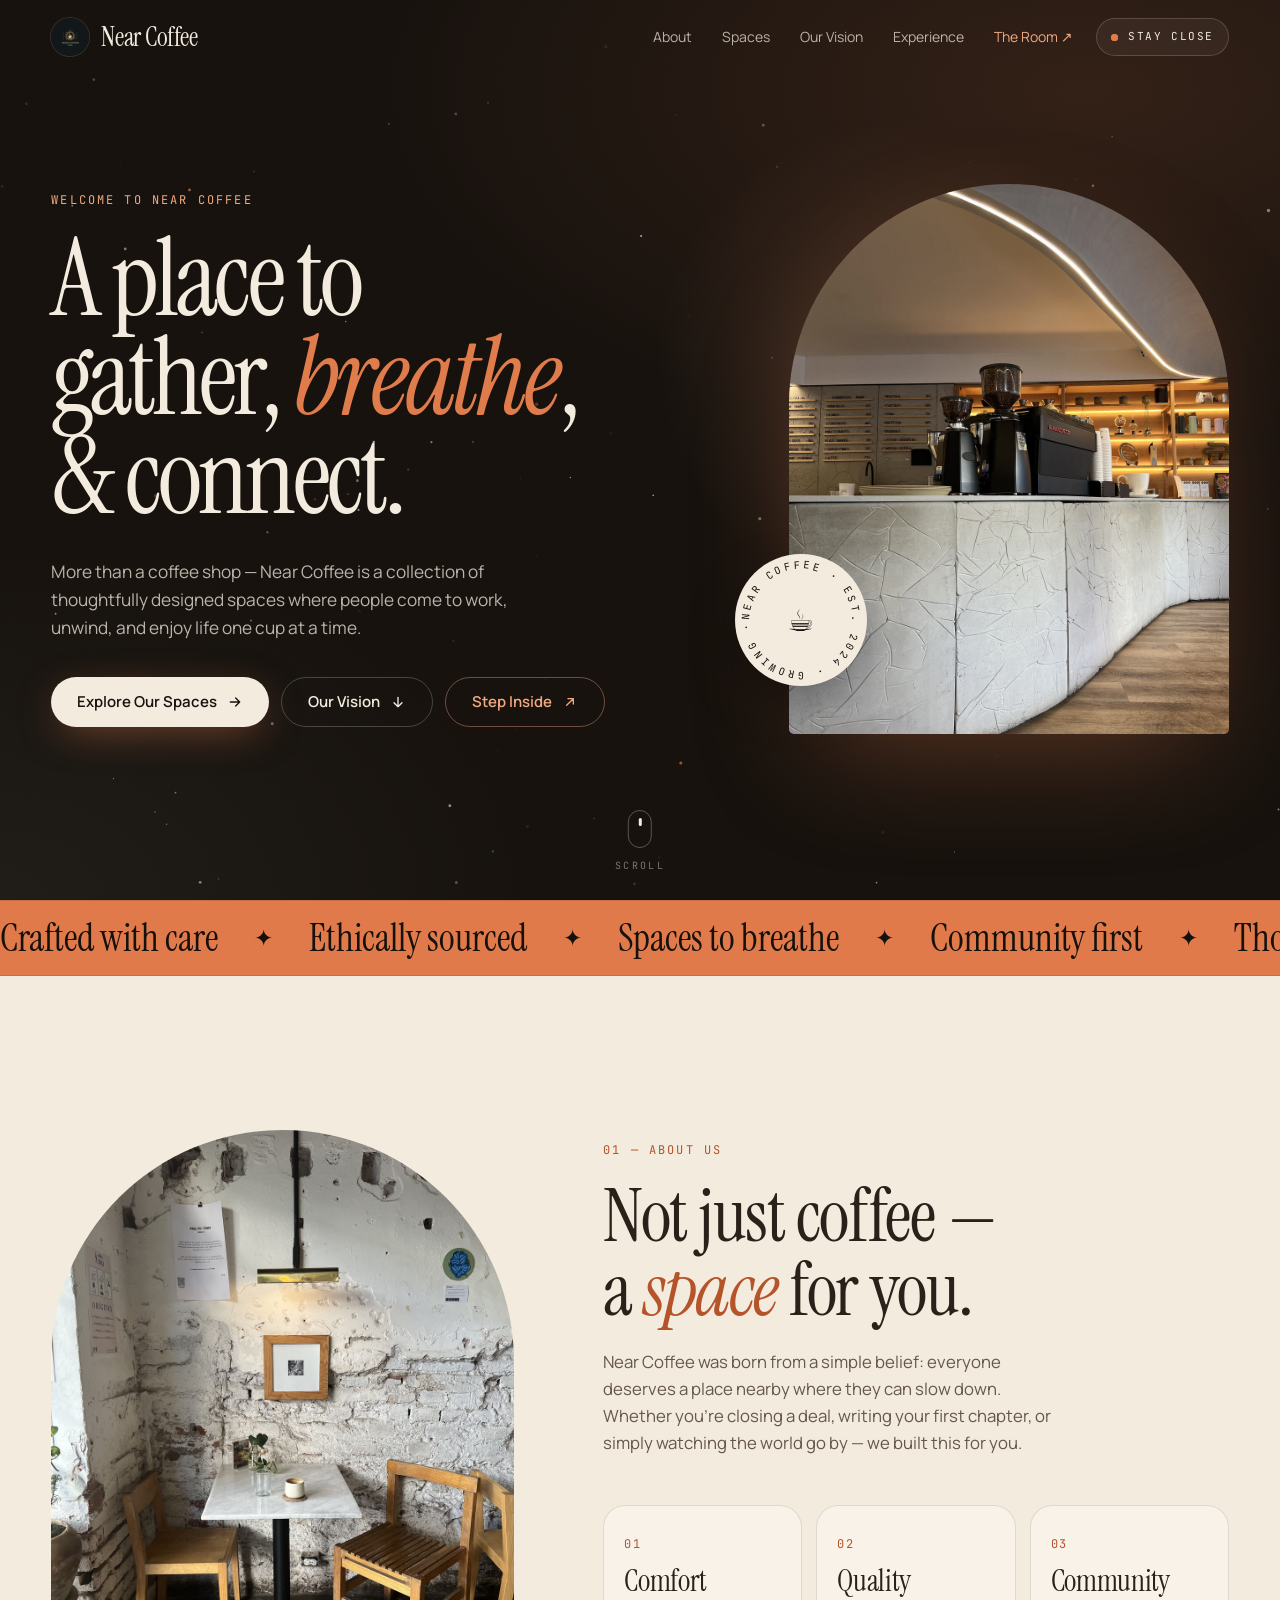
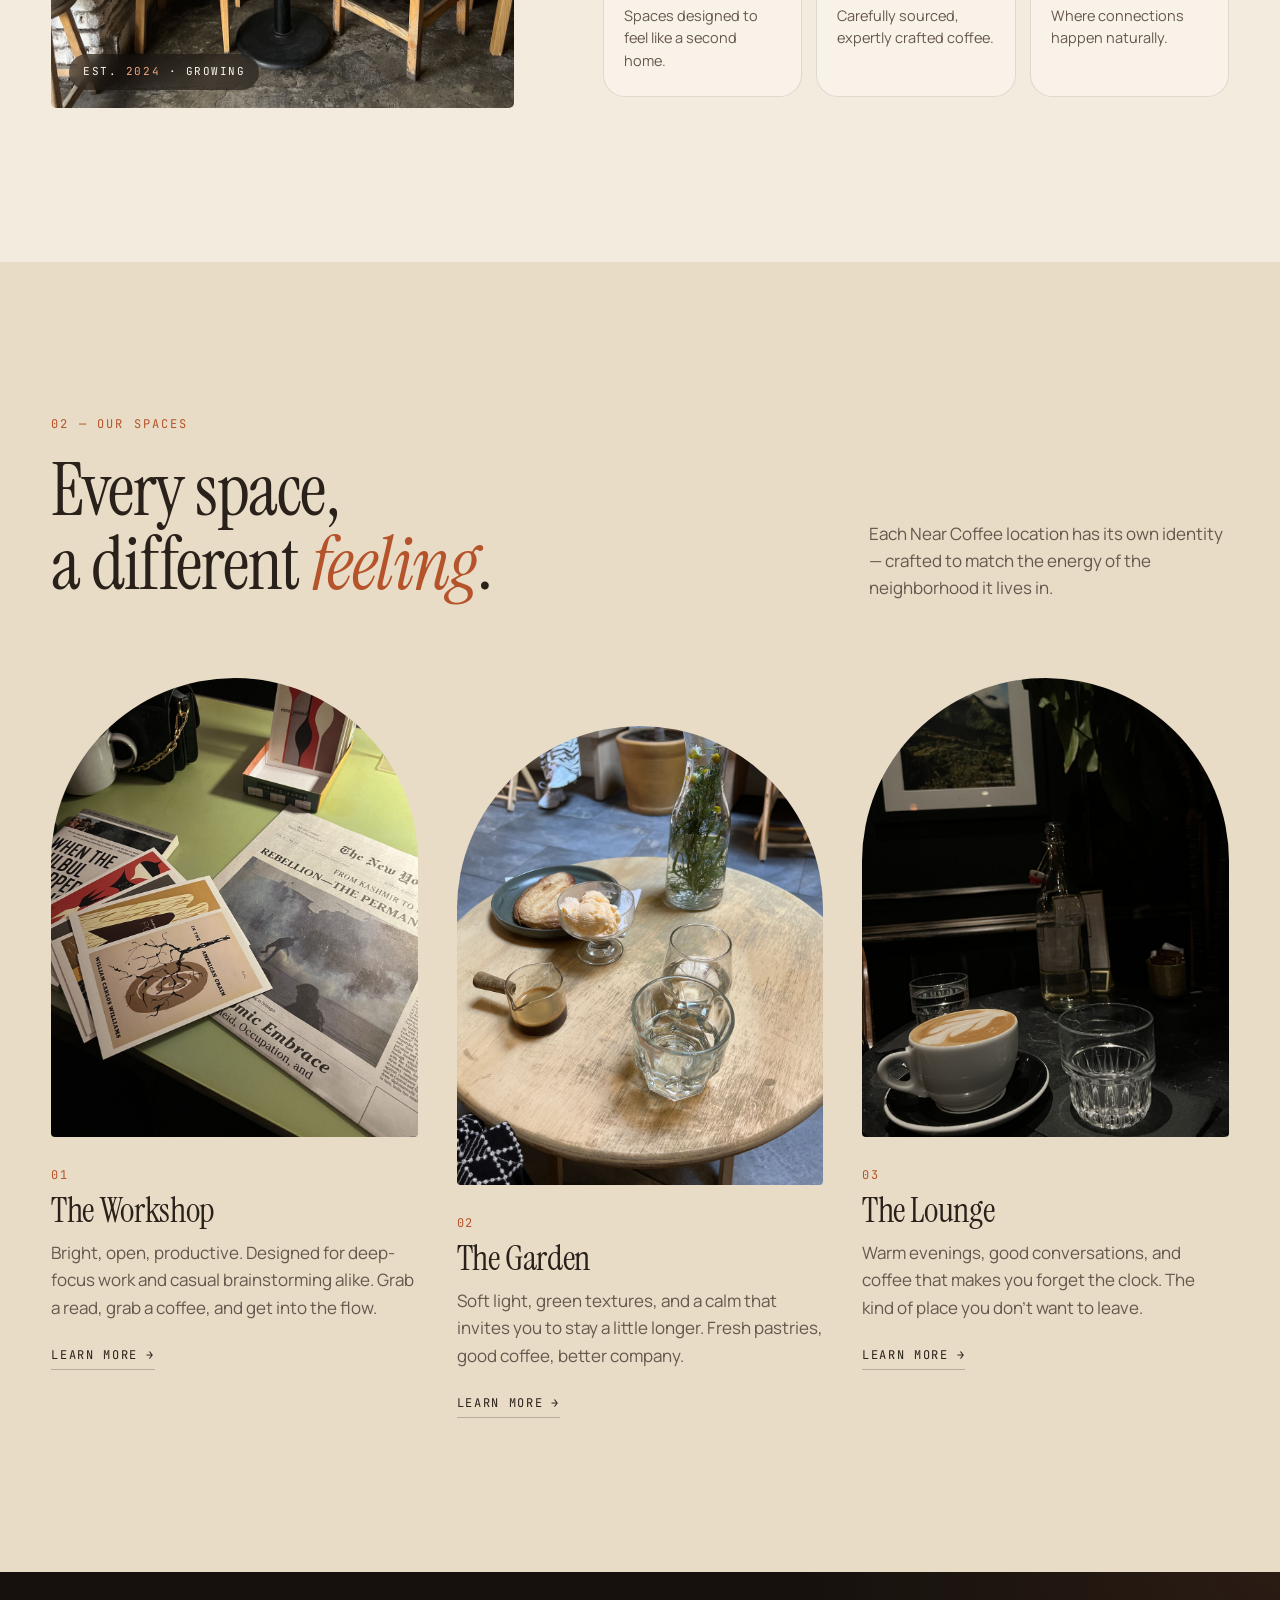
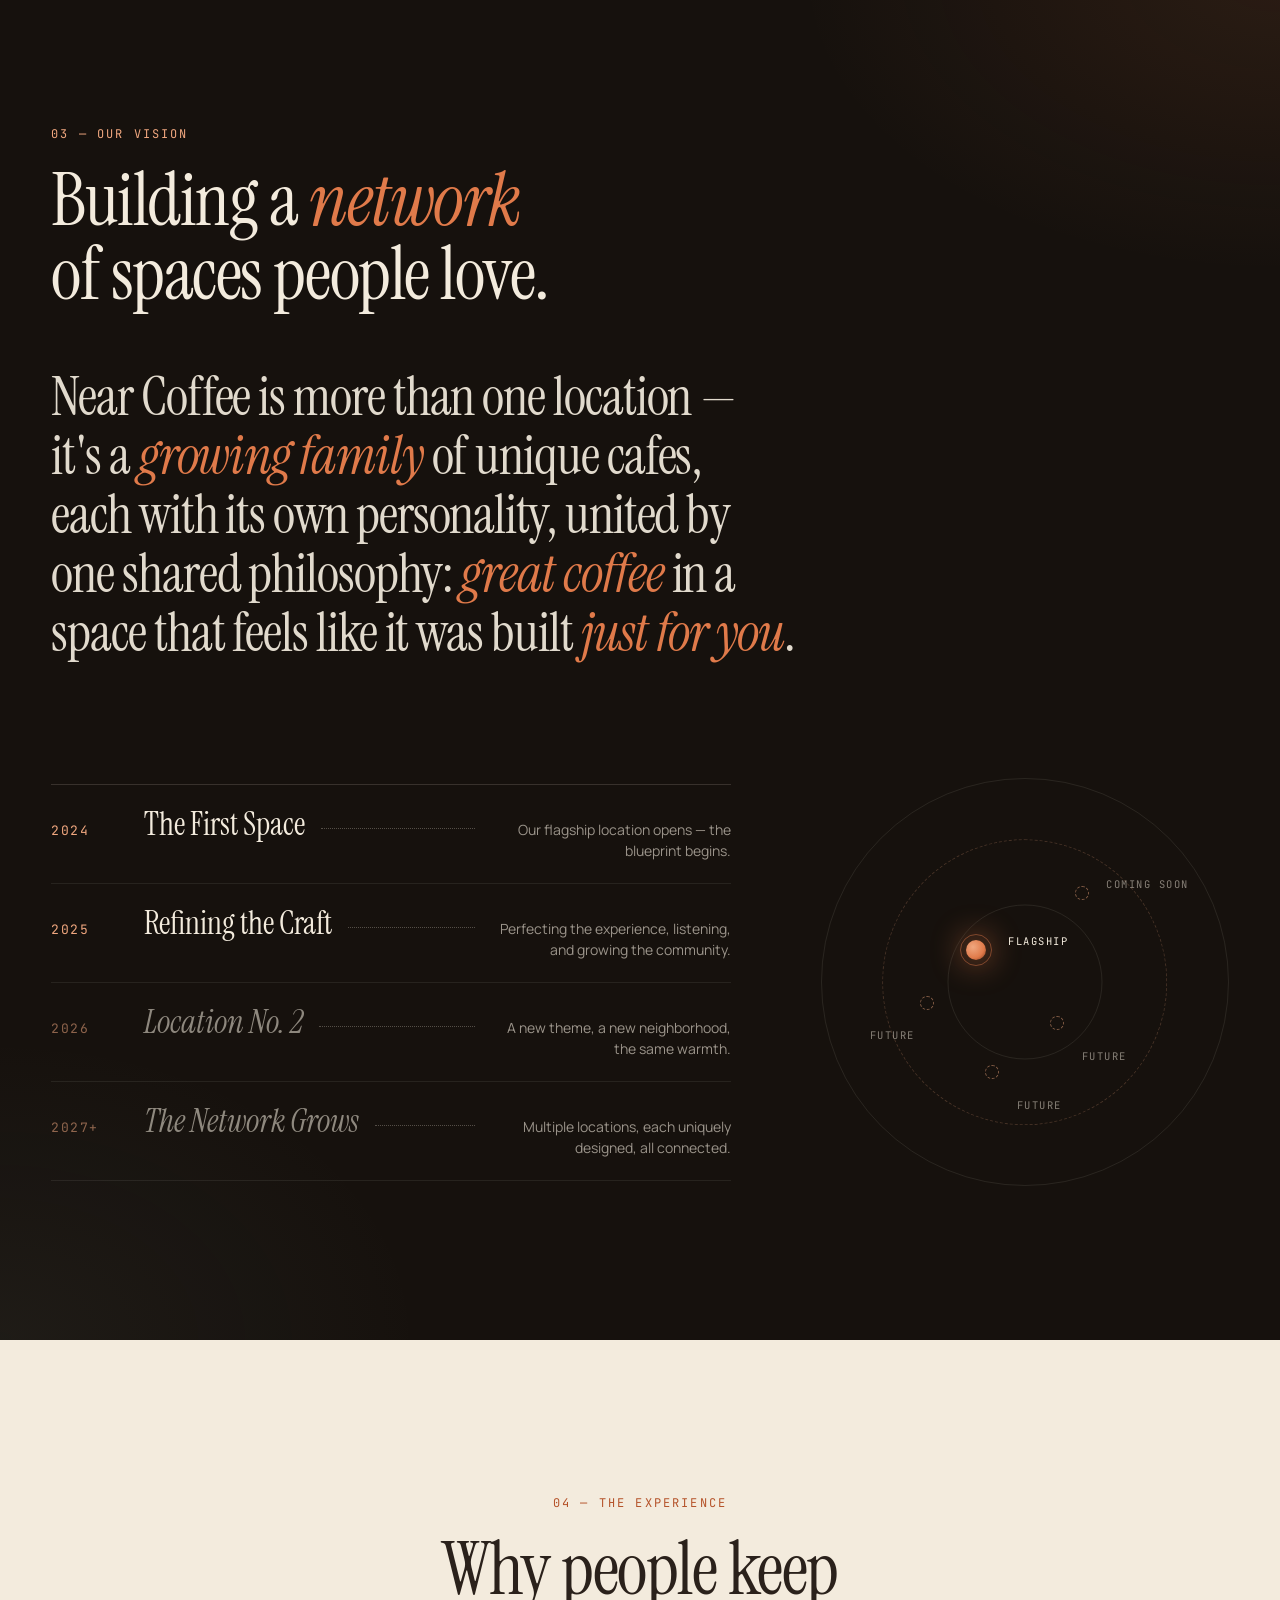
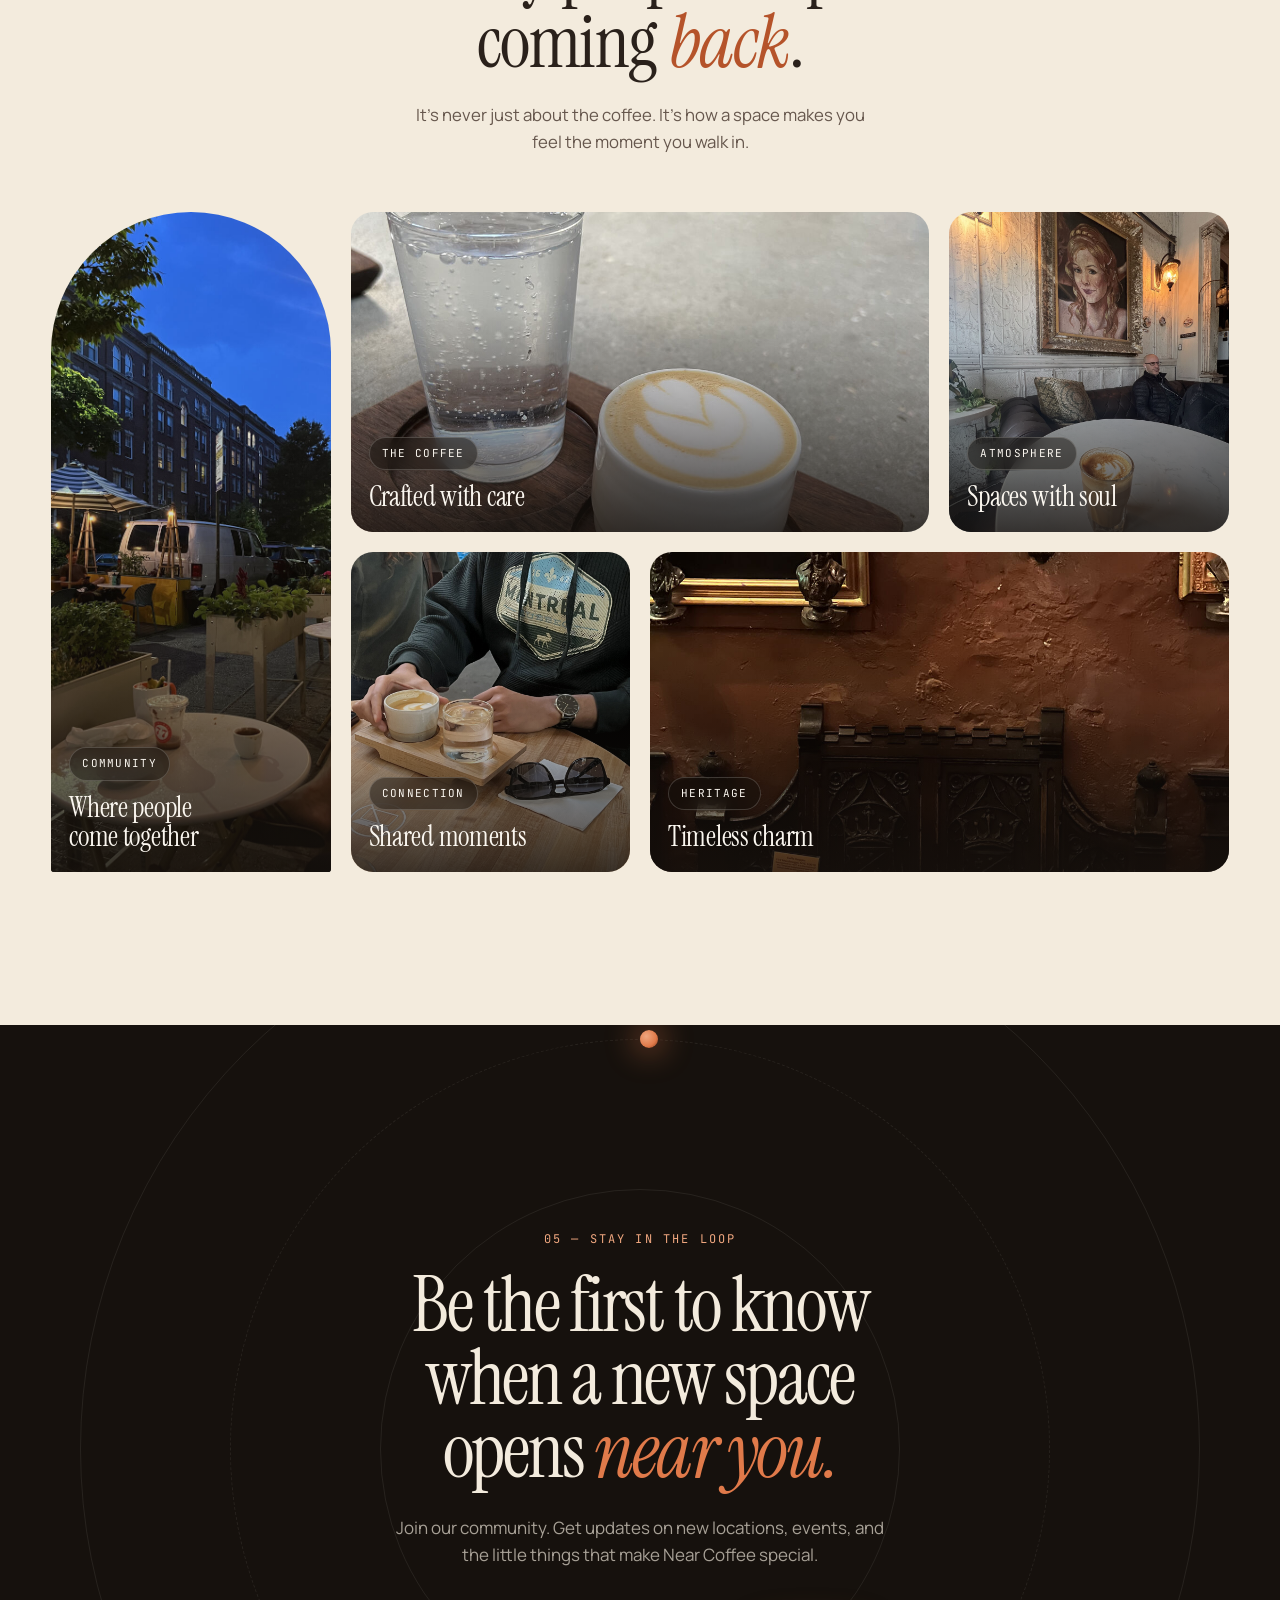
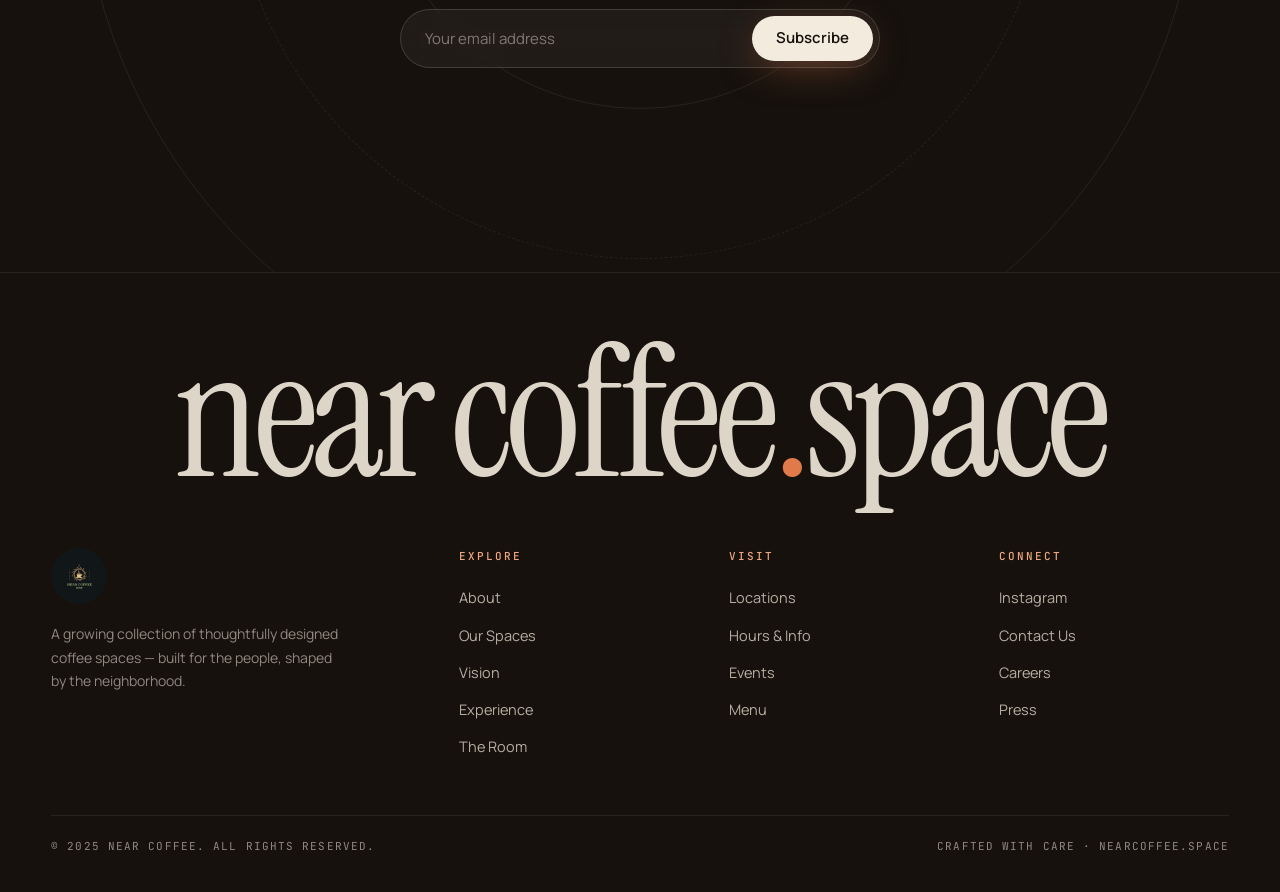
<file: index.html>
<!DOCTYPE html>
<html lang="en">
<head>
<meta charset="UTF-8"/>
<meta name="viewport" content="width=device-width, initial-scale=1.0"/>
<title>Near Coffee — Your Space</title>
<meta name="description" content="More than a coffee shop — Near Coffee is a collection of thoughtfully designed spaces where people come to work, unwind, and enjoy life one cup at a time.">
<meta name="theme-color" content="#16110d">
<link rel="canonical" href="https://www.nearcoffee.space/">

<meta property="og:type" content="website">
<meta property="og:site_name" content="Near Coffee">
<meta property="og:title" content="Near Coffee — Your Space">
<meta property="og:description" content="A place to gather, breathe, &amp; connect. A collection of thoughtfully designed coffee spaces — built for the people, shaped by the neighborhood.">
<meta property="og:url" content="https://www.nearcoffee.space/">
<meta property="og:image" content="https://www.nearcoffee.space/images/hero.jpg">
<meta property="og:image:width" content="1050">
<meta property="og:image:height" content="1400">
<meta property="og:image:alt" content="The curved white counter and espresso bar at Near Coffee">
<meta name="twitter:card" content="summary_large_image">

<link rel="icon" href="assets/favicon.svg" type="image/svg+xml">
<link rel="apple-touch-icon" href="images/logo.jpg">

<link rel="preconnect" href="https://fonts.googleapis.com">
<link rel="preconnect" href="https://fonts.gstatic.com" crossorigin>
<link href="https://fonts.googleapis.com/css2?family=Instrument+Serif:ital@0;1&family=Manrope:wght@400;500;600;700&family=JetBrains+Mono:wght@400;500&display=swap" rel="stylesheet">

<link rel="stylesheet" href="assets/css/style.css">
<script src="assets/js/main.js" defer></script>
</head>
<body>
<a class="skip-link" href="#main">Skip to content</a>

<!-- NAV -->
<header class="site-header" id="mainNav">
  <a href="#" class="logo" aria-label="Near Coffee Space, back to top">
    <img src="images/logo.jpg" alt="" width="192" height="192">
    <span>Near Coffee</span>
  </a>
  <nav class="nav" id="primaryNav" aria-label="Primary">
    <a href="#about">About</a>
    <a href="#spaces">Spaces</a>
    <a href="#vision">Our Vision</a>
    <a href="#experience">Experience</a>
    <a href="https://room.nearcoffee.space/" class="nav-room">The Room <span aria-hidden="true">↗</span></a>
  </nav>
  <a href="#newsletter" class="status-pill"><span class="pulse" aria-hidden="true"></span>Stay Close</a>
  <button class="menu-toggle" type="button" aria-expanded="false" aria-controls="primaryNav">
    <span class="sr-only">Menu</span>
    <span class="menu-toggle-bars" aria-hidden="true"></span>
  </button>
</header>

<main id="main">

<!-- HERO -->
<section class="hero" id="top">
  <canvas class="hero-stars" aria-hidden="true"></canvas>
  <div class="hero-glow" aria-hidden="true"></div>

  <div class="hero-inner">
    <div class="hero-copy">
      <p class="eyebrow reveal">Welcome to Near Coffee</p>
      <h1 class="hero-title reveal">
        <span class="line">A place to</span>
        <span class="line">gather, <em>breathe</em>,</span>
        <span class="line">&amp; connect.</span>
      </h1>
      <p class="hero-lede reveal">More than a coffee shop — Near Coffee is a collection of thoughtfully designed spaces where people come to work, unwind, and enjoy life one cup at a time.</p>
      <div class="hero-actions reveal">
        <a href="#spaces" class="btn btn-primary">
          Explore Our Spaces
          <svg viewBox="0 0 24 24" aria-hidden="true"><path d="M5 12h14M13 6l6 6-6 6"/></svg>
        </a>
        <a href="#vision" class="btn btn-ghost">
          Our Vision
          <svg viewBox="0 0 24 24" aria-hidden="true"><path d="M12 5v14M6 13l6 6 6-6"/></svg>
        </a>
        <a href="https://room.nearcoffee.space/" class="btn btn-ghost btn-room">
          Step Inside
          <svg viewBox="0 0 24 24" aria-hidden="true"><path d="M7 17 17 7M9 7h8v8"/></svg>
        </a>
      </div>
    </div>

    <div class="hero-visual reveal">
      <div class="arch media media--ember">
        <img src="images/hero.jpg" alt="The curved white counter and espresso bar at Near Coffee, lit by warm shelf lights" width="1050" height="1400" fetchpriority="high">
      </div>
      <div class="badge" aria-hidden="true">
        <svg viewBox="0 0 200 200">
          <defs><path id="badge-circle" d="M100,100 m-78,0 a78,78 0 1,1 156,0 a78,78 0 1,1 -156,0"/></defs>
          <text textLength="486" lengthAdjust="spacing"><textPath href="#badge-circle" textLength="486" lengthAdjust="spacing">near coffee · est. 2024 · growing · </textPath></text>
        </svg>
        <span class="badge-core">☕︎</span>
      </div>
    </div>
  </div>

  <a href="#about" class="scroll-cue"><span class="scroll-cue-mouse" aria-hidden="true"><span></span></span>Scroll</a>
</section>

<!-- MARQUEE -->
<div class="marquee">
  <div class="marquee-track">
    <p class="marquee-group">
      <span>Crafted with care</span><i aria-hidden="true">✦</i><span>Ethically sourced</span><i aria-hidden="true">✦</i><span>Spaces to breathe</span><i aria-hidden="true">✦</i><span>Community first</span><i aria-hidden="true">✦</i><span>Thoughtfully designed</span><i aria-hidden="true">✦</i><span>Always welcoming</span><i aria-hidden="true">✦</i>
    </p>
    <p class="marquee-group" aria-hidden="true">
      <span>Crafted with care</span><i>✦</i><span>Ethically sourced</span><i>✦</i><span>Spaces to breathe</span><i>✦</i><span>Community first</span><i>✦</i><span>Thoughtfully designed</span><i>✦</i><span>Always welcoming</span><i>✦</i>
    </p>
  </div>
</div>

<!-- ABOUT -->
<section id="about" class="about section-light">
  <div class="about-inner">
    <div class="about-visual reveal">
      <div class="arch media media--crema">
        <img src="images/about.jpg" loading="lazy" decoding="async" width="1050" height="1400" alt="A quiet corner of Near Coffee: wooden chairs around a small marble table against a weathered white brick wall">
      </div>
      <p class="about-tag">Est. <span>2024</span> · Growing</p>
    </div>
    <div class="about-text">
      <p class="eyebrow eyebrow-dark reveal">01 — About Us</p>
      <h2 class="section-title reveal">Not just coffee —<br>a <em>space</em> for you.</h2>
      <p class="lede reveal">Near Coffee was born from a simple belief: everyone deserves a place nearby where they can slow down. Whether you're closing a deal, writing your first chapter, or simply watching the world go by — we built this for you.</p>
      <ul class="pillars" role="list">
        <li class="pillar reveal">
          <span class="pillar-num">01</span>
          <h3>Comfort</h3>
          <p>Spaces designed to feel like a second home.</p>
        </li>
        <li class="pillar reveal">
          <span class="pillar-num">02</span>
          <h3>Quality</h3>
          <p>Carefully sourced, expertly crafted coffee.</p>
        </li>
        <li class="pillar reveal">
          <span class="pillar-num">03</span>
          <h3>Community</h3>
          <p>Where connections happen naturally.</p>
        </li>
      </ul>
    </div>
  </div>
</section>

<!-- SPACES -->
<section id="spaces" class="spaces section-crema">
  <div class="spaces-head">
    <div>
      <p class="eyebrow eyebrow-dark reveal">02 — Our Spaces</p>
      <h2 class="section-title reveal">Every space,<br>a different <em>feeling</em>.</h2>
    </div>
    <p class="spaces-intro reveal">Each Near Coffee location has its own identity — crafted to match the energy of the neighborhood it lives in.</p>
  </div>
  <div class="spaces-grid">
    <article class="space-card reveal">
      <div class="space-media arch media media--clay">
        <img src="images/space-1.jpg" loading="lazy" decoding="async" width="1050" height="1400" alt="The Workshop: postcards, a newspaper and a handbag spread across a pale green table">
      </div>
      <span class="space-num">01</span>
      <h3>The Workshop</h3>
      <p>Bright, open, productive. Designed for deep-focus work and casual brainstorming alike. Grab a read, grab a coffee, and get into the flow.</p>
      <a href="#" class="space-link">Learn more <span aria-hidden="true">→</span></a>
    </article>
    <article class="space-card reveal">
      <div class="space-media arch media media--sage">
        <img src="images/space-2.jpg" loading="lazy" decoding="async" width="1050" height="1400" alt="The Garden: pastries, a sprig of rosemary in a carafe and glasses of water on a round wooden table">
      </div>
      <span class="space-num">02</span>
      <h3>The Garden</h3>
      <p>Soft light, green textures, and a calm that invites you to stay a little longer. Fresh pastries, good coffee, better company.</p>
      <a href="#" class="space-link">Learn more <span aria-hidden="true">→</span></a>
    </article>
    <article class="space-card reveal">
      <div class="space-media arch media media--night">
        <img src="images/space-3.jpg" loading="lazy" decoding="async" width="1050" height="1400" alt="The Lounge: a latte and a glass of water on a dark table in low evening light">
      </div>
      <span class="space-num">03</span>
      <h3>The Lounge</h3>
      <p>Warm evenings, good conversations, and coffee that makes you forget the clock. The kind of place you don't want to leave.</p>
      <a href="#" class="space-link">Learn more <span aria-hidden="true">→</span></a>
    </article>
  </div>
</section>

<!-- VISION -->
<section id="vision" class="vision section-dark">
  <div class="vision-head">
    <p class="eyebrow reveal">03 — Our Vision</p>
    <h2 class="section-title reveal">Building a <em>network</em> of spaces people love.</h2>
    <p class="manifesto-text reveal">Near Coffee is more than one location — it's a <em>growing family</em> of unique cafes, each with its own personality, united by one shared philosophy: <em>great coffee</em> in a space that feels like it was built <em>just for you</em>.</p>
  </div>

  <div class="vision-grid">
    <ol class="timeline reveal" role="list">
      <li>
        <span class="tl-year">2024</span>
        <span class="tl-title">The First Space</span><b aria-hidden="true"></b>
        <small>Our flagship location opens — the blueprint begins.</small>
      </li>
      <li>
        <span class="tl-year">2025</span>
        <span class="tl-title">Refining the Craft</span><b aria-hidden="true"></b>
        <small>Perfecting the experience, listening, and growing the community.</small>
      </li>
      <li class="is-future">
        <span class="tl-year">2026</span>
        <span class="tl-title">Location No. 2</span><b aria-hidden="true"></b>
        <small>A new theme, a new neighborhood, the same warmth.</small>
      </li>
      <li class="is-future">
        <span class="tl-year">2027+</span>
        <span class="tl-title">The Network Grows</span><b aria-hidden="true"></b>
        <small>Multiple locations, each uniquely designed, all connected.</small>
      </li>
    </ol>

    <div class="orbit-map reveal" role="img" aria-label="A map of the network: the flagship, one space coming soon, and three future spaces.">
      <span class="om-ring om-ring-1"></span>
      <span class="om-ring om-ring-2"></span>
      <span class="om-ring om-ring-3"></span>
      <div class="om-pin is-live" style="top:42%;left:38%;"><span class="om-pulse"></span></div>
      <div class="om-label is-live" style="top:38%;left:46%;">Flagship</div>
      <div class="om-pin" style="top:28%;left:64%;"></div>
      <div class="om-label" style="top:24%;left:70%;">Coming Soon</div>
      <div class="om-pin" style="top:60%;left:58%;"></div>
      <div class="om-label" style="top:66%;left:64%;">Future</div>
      <div class="om-pin" style="top:55%;left:26%;"></div>
      <div class="om-label" style="top:61%;left:12%;">Future</div>
      <div class="om-pin" style="top:72%;left:42%;"></div>
      <div class="om-label" style="top:78%;left:48%;">Future</div>
    </div>
  </div>
</section>

<!-- EXPERIENCE -->
<section id="experience" class="experience section-light">
  <div class="exp-head">
    <p class="eyebrow eyebrow-dark reveal">04 — The Experience</p>
    <h2 class="section-title reveal">Why people keep<br>coming <em>back</em>.</h2>
    <p class="lede reveal">It's never just about the coffee. It's how a space makes you feel the moment you walk in.</p>
  </div>
  <div class="bento">
    <figure class="tile tile-1 media media--ember reveal">
      <img src="images/experience-1.jpg" loading="lazy" decoding="async" width="1050" height="1400" alt="People sharing tables on a sidewalk terrace at dusk under string lights and umbrellas">
      <figcaption>
        <span class="pill">Community</span>
        <h3>Where people<br>come together</h3>
        <p>A place where regulars become friends and strangers become neighbors over a shared table.</p>
      </figcaption>
    </figure>
    <figure class="tile tile-2 media media--crema reveal">
      <img src="images/experience-2.jpg" loading="lazy" decoding="async" width="1050" height="1400" alt="A cup of latte art beside a glass of water on a dark wooden tray">
      <figcaption>
        <span class="pill">The Coffee</span>
        <h3>Crafted with care</h3>
        <p>Ethically sourced beans, roasted in small batches. Every cup is a quiet moment of perfection.</p>
      </figcaption>
    </figure>
    <figure class="tile tile-3 media media--sage reveal">
      <img src="images/experience-3.jpg" loading="lazy" decoding="async" width="1050" height="1400" alt="A cortado on a round white table in front of a velvet sofa and a gilt-framed portrait">
      <figcaption>
        <span class="pill">Atmosphere</span>
        <h3>Spaces with soul</h3>
        <p>Warm light, thoughtful details, and a calm energy that makes you forget you're in a café.</p>
      </figcaption>
    </figure>
    <figure class="tile tile-4 media media--clay reveal">
      <img src="images/experience-4.jpg" loading="lazy" decoding="async" width="1050" height="1400" alt="Hands resting beside a cappuccino and a glass of water on a wooden serving board">
      <figcaption>
        <span class="pill">Connection</span>
        <h3>Shared moments</h3>
        <p>The best conversations happen over coffee. We just make sure the setting is right.</p>
      </figcaption>
    </figure>
    <figure class="tile tile-5 media media--night reveal">
      <img src="images/experience-5.jpg" loading="lazy" decoding="async" width="1050" height="1400" alt="A wood-panelled room with a carved bench, an antique clock and a tea set on a small round table">
      <figcaption>
        <span class="pill">Heritage</span>
        <h3>Timeless charm</h3>
        <p>Every detail is chosen to create a space that feels both familiar and special.</p>
      </figcaption>
    </figure>
  </div>
</section>

<!-- CTA -->
<section id="newsletter" class="cta section-dark">
  <div class="cta-orbit" aria-hidden="true">
    <span class="ring ring-1"></span>
    <span class="ring ring-2"></span>
    <span class="ring ring-3"></span>
    <span class="planet"></span>
  </div>
  <p class="eyebrow reveal">05 — Stay in the Loop</p>
  <h2 class="cta-title reveal">Be the first to know when a new space opens <em class="nowrap">near you.</em></h2>
  <p class="muted reveal">Join our community. Get updates on new locations, events, and the little things that make Near Coffee special.</p>
  <div class="cta-form reveal">
    <label class="sr-only" for="newsletter-email">Email address</label>
    <input type="email" id="newsletter-email" placeholder="Your email address" autocomplete="email">
    <button type="button" class="btn btn-primary">Subscribe</button>
  </div>
</section>

</main>

<!-- FOOTER -->
<footer class="site-footer">
  <p class="footer-mark" aria-hidden="true">near coffee<span class="logo-dot">.</span>space</p>
  <div class="footer-inner">
    <div class="footer-brand">
      <img src="images/logo.jpg" loading="lazy" decoding="async" width="192" height="192" alt="Near Coffee Space">
      <p>A growing collection of thoughtfully designed coffee spaces — built for the people, shaped by the neighborhood.</p>
    </div>
    <div class="footer-col">
      <h2>Explore</h2>
      <ul><li><a href="#about">About</a></li><li><a href="#spaces">Our Spaces</a></li><li><a href="#vision">Vision</a></li><li><a href="#experience">Experience</a></li><li><a href="https://room.nearcoffee.space/">The Room</a></li></ul>
    </div>
    <div class="footer-col">
      <h2>Visit</h2>
      <ul><li><a href="#">Locations</a></li><li><a href="#">Hours &amp; Info</a></li><li><a href="#">Events</a></li><li><a href="#">Menu</a></li></ul>
    </div>
    <div class="footer-col">
      <h2>Connect</h2>
      <ul><li><a href="#">Instagram</a></li><li><a href="#">Contact Us</a></li><li><a href="#">Careers</a></li><li><a href="#">Press</a></li></ul>
    </div>
  </div>
  <div class="footer-bottom">
    <span>© 2025 Near Coffee. All rights reserved.</span>
    <span>Crafted with care · nearcoffee.space</span>
  </div>
</footer>

<!-- Film grain overlay -->
<svg class="grain" aria-hidden="true">
  <filter id="grain-filter"><feTurbulence type="fractalNoise" baseFrequency="0.8" numOctaves="3" stitchTiles="stitch"/></filter>
  <rect width="100%" height="100%" filter="url(#grain-filter)"/>
</svg>
</body>
</html>
</file>
<file: assets/css/style.css>
/* =========================================================
   Near Coffee — "a small orbit"
   Espresso darks, crema lights, one ember accent.
   ========================================================= */

:root {
    --espresso: #16110d;
    --espresso-2: #221a14;
    --roast: #3a2b21;
    --crema: #f3ebdd;
    --crema-2: #e8dcc6;
    --foam: #fbf7f0;
    --ink: #2a211b;
    --ink-soft: #66574d;
    --ember: #e07a4a;
    --ember-deep: #b5532a;
    --ember-soft: #f0a77f;
    --sage: #8da399;

    --serif: "Instrument Serif", "Iowan Old Style", Georgia, serif;
    --sans: "Manrope", system-ui, -apple-system, "Segoe UI", sans-serif;
    --mono: "JetBrains Mono", ui-monospace, SFMono-Regular, Menlo, monospace;

    --gutter: clamp(16px, 4vw, 56px);
    --max: 1280px;
    --radius: 22px;
    --header-h: 72px;
    --ease: cubic-bezier(0.22, 1, 0.36, 1);
}

*, *::before, *::after { box-sizing: border-box; }

html { scroll-behavior: smooth; -webkit-text-size-adjust: 100%; scroll-padding-top: var(--header-h); }

body {
    margin: 0;
    background: var(--espresso);
    color: var(--crema);
    font-family: var(--sans);
    font-size: 17px;
    line-height: 1.6;
    -webkit-font-smoothing: antialiased;
    overflow-x: hidden;
}

img { display: block; max-width: 100%; height: auto; }
a { color: inherit; }
em { font-style: italic; }
h1, h2, h3 { margin: 0; font-weight: 400; }

::selection { background: var(--ember); color: var(--espresso); }

.nowrap { white-space: nowrap; }

.sr-only {
    position: absolute; width: 1px; height: 1px; padding: 0; margin: -1px;
    overflow: hidden; clip: rect(0 0 0 0); white-space: nowrap; border: 0;
}

.skip-link {
    position: absolute; left: 16px; top: -60px; z-index: 100;
    background: var(--crema); color: var(--espresso);
    padding: 10px 16px; border-radius: 999px; text-decoration: none; font-weight: 600;
}
.skip-link:focus { top: 16px; }

:focus-visible { outline: 2px solid var(--ember); outline-offset: 3px; border-radius: 6px; }
.section-light :focus-visible, .section-crema :focus-visible { outline-color: var(--ember-deep); }

/* ---------- Shared type ---------- */
.eyebrow {
    font-family: var(--mono);
    font-size: 12px;
    letter-spacing: 0.18em;
    text-transform: uppercase;
    color: var(--ember-soft);
    margin: 0 0 20px;
}
.eyebrow-dark { color: var(--ember-deep); }

.section-title {
    font-family: var(--serif);
    font-weight: 400;
    font-size: clamp(2.4rem, 6vw, 4.6rem);
    line-height: 1;
    letter-spacing: -0.02em;
    margin: 0 0 22px;
    text-wrap: balance;
}
.section-title em, .hero-title em, .cta-title em, .manifesto-text em { color: var(--ember); }
.section-light .section-title em, .section-crema .section-title em { color: var(--ember-deep); }

.lede { margin: 0; max-width: 46ch; color: var(--ink-soft); font-size: 1.05rem; }
.muted { color: rgba(243, 235, 221, 0.66); max-width: 50ch; margin: 0; }

/* ---------- Buttons ---------- */
.btn {
    display: inline-flex; align-items: center; justify-content: center; gap: 10px;
    padding: 15px 26px;
    border-radius: 999px; border: 0;
    font-family: var(--sans); font-weight: 600; font-size: 15px; line-height: 1.2;
    text-decoration: none; cursor: pointer;
    transition: transform .4s var(--ease), background-color .3s, color .3s, border-color .3s, box-shadow .4s var(--ease);
}
.btn svg { width: 16px; height: 16px; fill: none; stroke: currentColor; stroke-width: 2; stroke-linecap: round; stroke-linejoin: round; transition: transform .4s var(--ease); flex: none; }
.btn-primary { background: var(--crema); color: var(--espresso); box-shadow: 0 10px 40px -10px rgba(224, 122, 74, .55); }
.btn-primary:hover { background: var(--ember); transform: translateY(-2px); box-shadow: 0 16px 50px -12px rgba(224, 122, 74, .8); }
.btn-primary:hover svg { transform: translateX(3px); }
.btn-ghost { color: var(--crema); background: transparent; border: 1px solid rgba(243, 235, 221, .22); }
.btn-ghost:hover { border-color: var(--crema); transform: translateY(-2px); }
.btn-ghost:hover svg { transform: translateY(2px); }
.btn-room { color: var(--ember-soft); border-color: rgba(240, 167, 127, .4); }
.btn-room:hover { color: var(--crema); border-color: var(--ember); }
.btn-room:hover svg { transform: translate(2px, -2px); }

/* ---------- Header ---------- */
.site-header {
    position: fixed; inset: 0 0 auto 0; z-index: 50;
    display: flex; align-items: center; gap: 24px;
    padding: 18px var(--gutter);
    transition: background-color .4s, padding .4s var(--ease), border-color .4s;
    border-bottom: 1px solid transparent;
}
.site-header.is-scrolled, .site-header.is-open {
    background: rgba(22, 17, 13, .74);
    -webkit-backdrop-filter: blur(14px) saturate(140%);
    backdrop-filter: blur(14px) saturate(140%);
    padding-top: 12px; padding-bottom: 12px;
    border-bottom-color: rgba(243, 235, 221, .07);
}
.logo {
    display: inline-flex; align-items: center; gap: 12px;
    font-family: var(--serif); font-size: 26px; line-height: 1;
    text-decoration: none; letter-spacing: -0.01em; white-space: nowrap;
    margin-right: auto;
}
.logo img { width: 38px; height: 38px; border-radius: 50%; box-shadow: 0 0 0 1px rgba(243, 235, 221, .14); }
.logo-dot { color: var(--ember); }

.nav { display: flex; gap: 30px; }
.nav a {
    font-size: 14px; text-decoration: none; color: rgba(243, 235, 221, .72);
    position: relative; transition: color .3s; white-space: nowrap;
}
.nav a::after {
    content: ""; position: absolute; left: 0; right: 0; bottom: -4px; height: 1px;
    background: var(--ember); transform: scaleX(0); transform-origin: right; transition: transform .4s var(--ease);
}
.nav a:hover { color: var(--crema); }
.nav a:hover::after { transform: scaleX(1); transform-origin: left; }
.nav .nav-room { color: var(--ember-soft); }

.status-pill {
    display: inline-flex; align-items: center; gap: 10px;
    font-family: var(--mono); font-size: 11px; letter-spacing: .14em; text-transform: uppercase;
    padding: 9px 14px; border-radius: 999px;
    border: 1px solid rgba(243, 235, 221, .18);
    background: rgba(243, 235, 221, .05);
    white-space: nowrap; text-decoration: none;
    transition: background-color .3s, border-color .3s, color .3s;
}
.status-pill:hover { background: var(--crema); color: var(--espresso); border-color: var(--crema); }
.pulse { width: 7px; height: 7px; border-radius: 50%; background: var(--ember); position: relative; flex: none; }
.pulse::after {
    content: ""; position: absolute; inset: 0; border-radius: 50%; background: var(--ember);
    animation: pulse 2s var(--ease) infinite;
}
@keyframes pulse { to { transform: scale(3); opacity: 0; } }

.menu-toggle {
    display: none; position: relative;
    width: 44px; height: 44px; flex: none;
    border-radius: 50%; border: 1px solid rgba(243, 235, 221, .18);
    background: rgba(243, 235, 221, .05); color: var(--crema); cursor: pointer;
}
.menu-toggle-bars, .menu-toggle-bars::before, .menu-toggle-bars::after {
    position: absolute; left: 50%; width: 18px; height: 1.5px; margin-left: -9px;
    background: currentColor; border-radius: 2px; transition: transform .35s var(--ease), opacity .2s;
}
.menu-toggle-bars { top: 50%; margin-top: -.75px; }
.menu-toggle-bars::before, .menu-toggle-bars::after { content: ""; left: 0; margin-left: 0; }
.menu-toggle-bars::before { top: -6px; }
.menu-toggle-bars::after { top: 6px; }
.menu-toggle[aria-expanded="true"] .menu-toggle-bars { background: transparent; }
.menu-toggle[aria-expanded="true"] .menu-toggle-bars::before { transform: translateY(6px) rotate(45deg); }
.menu-toggle[aria-expanded="true"] .menu-toggle-bars::after { transform: translateY(-6px) rotate(-45deg); }

/* ---------- Hero ---------- */
.hero {
    position: relative; min-height: 100vh; min-height: 100svh;
    display: flex; align-items: center;
    padding: 128px var(--gutter) 110px;
    overflow: hidden; isolation: isolate;
    background:
        radial-gradient(1200px 600px at 85% 10%, rgba(224, 122, 74, .14), transparent 60%),
        radial-gradient(900px 600px at 0% 100%, rgba(141, 163, 153, .08), transparent 60%),
        var(--espresso);
}
.hero-stars { position: absolute; inset: 0; width: 100%; height: 100%; z-index: -1; }
.hero-glow {
    position: absolute; z-index: -1; width: 520px; height: 520px; border-radius: 50%;
    left: var(--mx, 70%); top: var(--my, 40%); transform: translate(-50%, -50%);
    background: radial-gradient(circle, rgba(240, 167, 127, .16), transparent 65%);
    pointer-events: none; transition: left .8s var(--ease), top .8s var(--ease);
}
.hero-inner {
    width: 100%; max-width: var(--max); margin: 0 auto;
    display: grid; grid-template-columns: 1.2fr 0.8fr; gap: clamp(32px, 6vw, 96px); align-items: center;
}
.hero-title {
    font-family: var(--serif); font-weight: 400;
    font-size: clamp(3.1rem, 8.4vw, 7.6rem);
    line-height: .92; letter-spacing: -0.035em;
    margin: 0 0 32px;
}
.hero-title .line { display: block; }
.hero-lede { max-width: 44ch; color: rgba(243, 235, 221, .74); font-size: 1.08rem; margin: 0 0 36px; }
.hero-actions { display: flex; flex-wrap: wrap; gap: 12px; }

.hero-visual { position: relative; justify-self: end; width: 100%; max-width: 440px; }
.arch { border-radius: 999px 999px var(--radius) var(--radius); overflow: hidden; }
.hero-visual .arch { aspect-ratio: 4 / 5; box-shadow: 0 40px 120px -30px rgba(224, 122, 74, .35); }

.badge {
    position: absolute; left: -54px; bottom: 48px; width: 132px; height: 132px;
    display: grid; place-items: center;
    background: var(--crema); color: var(--espresso); border-radius: 50%;
    box-shadow: 0 20px 50px -10px rgba(0, 0, 0, .5);
}
.badge svg { position: absolute; inset: 0; width: 100%; height: 100%; animation: spin 18s linear infinite; }
.badge text { font-family: var(--mono); font-size: 15.5px; letter-spacing: 3.4px; text-transform: uppercase; fill: var(--espresso); }
.badge-core { font-size: 30px; line-height: 1; }
@keyframes spin { to { transform: rotate(360deg); } }

.scroll-cue {
    position: absolute; left: 50%; bottom: 26px; transform: translateX(-50%);
    display: flex; flex-direction: column; align-items: center; gap: 10px;
    font-family: var(--mono); font-size: 10px; letter-spacing: .24em; text-transform: uppercase;
    color: rgba(243, 235, 221, .45); text-decoration: none;
}
.scroll-cue-mouse {
    position: relative; width: 24px; height: 38px;
    border: 1px solid rgba(243, 235, 221, .3); border-radius: 999px;
}
.scroll-cue-mouse span {
    position: absolute; left: 50%; top: 7px; width: 3px; height: 8px; margin-left: -1.5px;
    border-radius: 3px; background: var(--crema); animation: scrollcue 2s var(--ease) infinite;
}
@keyframes scrollcue { 0% { opacity: 0; transform: translateY(0); } 30% { opacity: 1; } 100% { opacity: 0; transform: translateY(13px); } }

/* ---------- Media + graceful fallbacks ----------
   Every image sits on a painted gradient so a missing file
   never shows a broken-image icon. */
.media { position: relative; background-color: var(--roast); }
.media img { width: 100%; height: 100%; object-fit: cover; transition: transform 1.2s var(--ease), opacity .6s; }
.media img.is-missing { opacity: 0; }
.media--ember { background: radial-gradient(60% 50% at 50% 38%, #f0a77f 0%, #b9552c 38%, #3a1d10 78%, #16110d 100%); }
.media--crema { background: radial-gradient(70% 60% at 50% 30%, #fbf7f0 0%, #e8dcc6 40%, #b79a78 100%); }
.media--sage  { background: linear-gradient(160deg, #dfe6dc 0%, #8da399 45%, #3e4c45 100%); }
.media--clay  { background: radial-gradient(80% 70% at 30% 20%, #f3d9c2 0%, #c98a64 50%, #5b3524 100%); }
.media--night { background: radial-gradient(2px 2px at 20% 30%, #f3ebdd 50%, transparent 51%),
                            radial-gradient(1.5px 1.5px at 70% 60%, #f3ebdd 50%, transparent 51%),
                            radial-gradient(2px 2px at 40% 80%, #f0a77f 50%, transparent 51%),
                            radial-gradient(1.5px 1.5px at 85% 25%, #f3ebdd 50%, transparent 51%),
                            radial-gradient(70% 90% at 50% 50%, #3a2b21 0%, #16110d 100%); }

/* ---------- Marquee ---------- */
.marquee {
    background: var(--ember); color: var(--espresso);
    overflow: hidden; padding: 18px 0; border-block: 1px solid rgba(0, 0, 0, .1);
}
.marquee-track { display: flex; width: max-content; animation: marquee 36s linear infinite; }
.marquee-group {
    display: flex; align-items: center; gap: 36px; padding-right: 36px; margin: 0;
    font-family: var(--serif); font-size: clamp(1.6rem, 3vw, 2.4rem); line-height: 1; white-space: nowrap;
}
.marquee-group i { font-style: normal; font-size: .6em; }
@keyframes marquee { to { transform: translateX(-50%); } }

/* ---------- Section surfaces ---------- */
.section-light { background: var(--crema); color: var(--ink); }
.section-crema { background: var(--crema-2); color: var(--ink); }
.section-dark { background: var(--espresso); color: var(--crema); }

/* ---------- About ---------- */
.about { padding: clamp(96px, 12vw, 160px) var(--gutter); }
.about-inner {
    max-width: var(--max); margin: 0 auto;
    display: grid; grid-template-columns: 0.85fr 1.15fr; gap: clamp(40px, 7vw, 112px); align-items: center;
}
.about-visual { position: relative; max-width: 480px; width: 100%; }
.about-visual .arch { aspect-ratio: 4 / 5; }
.about-visual:hover img, .space-card:hover img { transform: scale(1.05); }
.about-tag {
    position: absolute; left: 18px; bottom: 18px; margin: 0;
    font-family: var(--mono); font-size: 11px; letter-spacing: .14em; text-transform: uppercase;
    color: var(--foam); background: rgba(22, 17, 13, .55);
    -webkit-backdrop-filter: blur(8px); backdrop-filter: blur(8px);
    padding: 9px 14px; border-radius: 999px;
}
.about-tag span { color: var(--ember-soft); }

.pillars {
    list-style: none; padding: 0; margin: 48px 0 0;
    display: grid; grid-template-columns: repeat(3, 1fr); gap: 14px;
}
.pillar {
    padding: 22px 20px 24px; border-radius: var(--radius);
    border: 1px solid rgba(42, 33, 27, .12); background: rgba(251, 247, 240, .55);
    transition: border-color .4s, transform .4s var(--ease), background-color .4s;
}
.pillar:hover { border-color: rgba(181, 83, 42, .45); background: var(--foam); }
.pillar-num, .space-num { font-family: var(--mono); font-size: 12px; letter-spacing: .14em; color: var(--ember-deep); }
.pillar h3 { font-family: var(--serif); font-size: 1.9rem; line-height: 1.05; margin: 10px 0 8px; letter-spacing: -0.01em; }
.pillar p { margin: 0; font-size: 14.5px; line-height: 1.55; color: var(--ink-soft); }

/* ---------- Spaces ---------- */
.spaces { padding: clamp(96px, 12vw, 160px) var(--gutter); }
.spaces-head, .spaces-grid { max-width: var(--max); margin-left: auto; margin-right: auto; }
.spaces-head {
    display: flex; justify-content: space-between; align-items: flex-end; flex-wrap: wrap;
    gap: 24px 48px; margin-bottom: clamp(48px, 6vw, 80px);
}
.spaces-head .section-title { margin-bottom: 0; }
.spaces-intro { margin: 0; max-width: 36ch; color: var(--ink-soft); }
.spaces-grid { display: grid; grid-template-columns: repeat(3, 1fr); gap: clamp(24px, 3vw, 40px); }
.space-media { aspect-ratio: 4 / 5; margin-bottom: 22px; }
.space-card h3 { font-family: var(--serif); font-size: 2.2rem; line-height: 1.05; margin: 6px 0 10px; letter-spacing: -0.01em; }
.space-card p { margin: 0 0 18px; color: var(--ink-soft); max-width: 38ch; }
.space-link {
    display: inline-flex; align-items: center; gap: 8px;
    font-family: var(--mono); font-size: 12px; letter-spacing: .14em; text-transform: uppercase;
    color: var(--ink); text-decoration: none; padding-bottom: 4px;
    border-bottom: 1px solid rgba(42, 33, 27, .25); transition: gap .4s var(--ease), border-color .3s, color .3s;
}
.space-link:hover { gap: 14px; color: var(--ember-deep); border-color: var(--ember-deep); }
.space-card:nth-child(2) { transform: translateY(48px); }
.js .space-card:nth-child(2).reveal:not(.is-visible) { transform: translateY(88px); }
.spaces-grid { padding-bottom: 48px; }

/* ---------- Vision ---------- */
.vision {
    padding: clamp(96px, 12vw, 160px) var(--gutter);
    background:
        radial-gradient(800px 500px at 100% 0%, rgba(224, 122, 74, .1), transparent 60%),
        radial-gradient(700px 500px at 0% 100%, rgba(141, 163, 153, .07), transparent 60%),
        var(--espresso);
    overflow: hidden;
}
.vision-head, .vision-grid { max-width: var(--max); margin-left: auto; margin-right: auto; }
.vision-head .section-title { max-width: 16ch; }
.manifesto-text {
    font-family: var(--serif);
    font-size: clamp(1.9rem, 4.2vw, 3.6rem);
    line-height: 1.1; letter-spacing: -0.02em;
    margin: clamp(32px, 5vw, 56px) 0 0; max-width: 30ch;
    color: rgba(243, 235, 221, .92);
    text-wrap: balance;
}
.vision-grid {
    margin-top: clamp(64px, 9vw, 120px);
    display: grid; grid-template-columns: 1.25fr 0.75fr; gap: clamp(40px, 7vw, 112px); align-items: center;
}

.timeline { list-style: none; margin: 0; padding: 0; border-top: 1px solid rgba(243, 235, 221, .15); }
.timeline li {
    display: grid; grid-template-columns: 4.5em auto 1fr minmax(0, 24ch); align-items: baseline; gap: 16px;
    padding: 22px 0; border-bottom: 1px solid rgba(243, 235, 221, .08);
    transition: padding-left .4s var(--ease);
}
.timeline li:hover { padding-left: 10px; }
.tl-year { font-family: var(--mono); font-size: 13px; letter-spacing: .12em; color: var(--ember-soft); }
.tl-title { font-family: var(--serif); font-size: clamp(1.5rem, 2.6vw, 2rem); line-height: 1.1; }
.timeline b { border-bottom: 1px dotted rgba(243, 235, 221, .28); transform: translateY(-6px); min-width: 16px; }
.timeline small { color: rgba(243, 235, 221, .6); font-size: 14px; line-height: 1.5; text-align: right; }
.timeline .is-future .tl-year { color: rgba(240, 167, 127, .55); }
.timeline .is-future .tl-title { color: rgba(243, 235, 221, .55); font-style: italic; }

.orbit-map { position: relative; aspect-ratio: 1; width: 100%; max-width: 420px; margin: 0 auto; }
.om-ring {
    position: absolute; left: 50%; top: 50%; border-radius: 50%;
    border: 1px solid rgba(243, 235, 221, .09); transform: translate(-50%, -50%);
}
.om-ring-1 { width: 38%; height: 38%; }
.om-ring-2 { width: 70%; height: 70%; border-style: dashed; border-color: rgba(240, 167, 127, .22); animation: spin-centered 90s linear infinite; }
.om-ring-3 { width: 100%; height: 100%; }
@keyframes spin-centered { to { transform: translate(-50%, -50%) rotate(360deg); } }
.om-pin {
    position: absolute; width: 14px; height: 14px; transform: translate(-50%, -50%);
    border-radius: 50%; border: 1.5px dashed rgba(240, 167, 127, .5);
}
.om-pin.is-live {
    width: 20px; height: 20px; border: 0;
    background: radial-gradient(circle at 35% 35%, var(--ember-soft), var(--ember) 60%, #7a3418);
    box-shadow: 0 0 30px 6px rgba(224, 122, 74, .45);
}
.om-pulse {
    position: absolute; inset: -6px; border-radius: 50%; border: 1px solid rgba(224, 122, 74, .45);
    animation: pin-pulse 2.6s var(--ease) infinite;
}
@keyframes pin-pulse { to { transform: scale(2.4); opacity: 0; } }
.om-label {
    position: absolute; white-space: nowrap;
    font-family: var(--mono); font-size: 10.5px; letter-spacing: .14em; text-transform: uppercase;
    color: rgba(243, 235, 221, .5);
}
.om-label.is-live { color: var(--crema); }

/* ---------- Experience / bento ---------- */
.experience { padding: clamp(96px, 12vw, 160px) var(--gutter); }
.exp-head, .bento { max-width: var(--max); margin-left: auto; margin-right: auto; }
.exp-head { margin-bottom: 56px; text-align: center; display: flex; flex-direction: column; align-items: center; }
.bento {
    display: grid; gap: clamp(12px, 1.6vw, 20px);
    grid-template-columns: repeat(4, 1fr);
    grid-template-rows: repeat(2, minmax(260px, 25vw));
}
@media (min-width: 1400px) { .bento { grid-template-rows: repeat(2, 360px); } }
.tile { margin: 0; border-radius: var(--radius); overflow: hidden; }
.tile-1 { grid-column: 1; grid-row: 1 / span 2; border-radius: 999px 999px var(--radius) var(--radius); }
.tile-2 { grid-column: 2 / span 2; grid-row: 1; }
.tile-3 { grid-column: 4; grid-row: 1; }
.tile-4 { grid-column: 2; grid-row: 2; }
.tile-5 { grid-column: 3 / span 2; grid-row: 2; }
.tile:hover img { transform: scale(1.04); }
.tile::after {
    content: ""; position: absolute; inset: 0; pointer-events: none;
    background: linear-gradient(to top, rgba(22, 17, 13, .82) 0%, rgba(22, 17, 13, .25) 45%, transparent 70%);
}
.tile figcaption {
    position: absolute; left: 0; right: 0; bottom: 0; z-index: 1;
    padding: 18px 18px 20px; color: var(--foam);
}
.pill {
    display: inline-block;
    font-family: var(--mono); font-size: 11px; letter-spacing: .12em; text-transform: uppercase;
    color: var(--foam); background: rgba(22, 17, 13, .45);
    border: 1px solid rgba(251, 247, 240, .18);
    -webkit-backdrop-filter: blur(8px); backdrop-filter: blur(8px);
    padding: 7px 12px; border-radius: 999px; margin-bottom: 12px;
}
.tile h3 { font-family: var(--serif); font-size: clamp(1.5rem, 2.2vw, 2rem); line-height: 1.05; letter-spacing: -0.01em; }
.tile p {
    margin: 8px 0 0; max-width: 34ch; font-size: 14px; line-height: 1.5; color: rgba(251, 247, 240, .78);
}
@media (hover: hover) and (pointer: fine) and (min-width: 961px) {
    .tile p { max-height: 0; opacity: 0; overflow: hidden; transition: max-height .5s var(--ease), opacity .4s, margin .4s; margin-top: 0; }
    .tile:hover p, .tile:focus-within p { max-height: 6em; opacity: 1; margin-top: 8px; }
}

/* ---------- CTA ---------- */
.cta {
    position: relative; overflow: hidden; isolation: isolate;
    text-align: center; padding: clamp(120px, 16vw, 220px) var(--gutter);
    display: flex; flex-direction: column; align-items: center;
}
.cta .muted { margin: 0 auto 40px; }
.cta-title {
    font-family: var(--serif); font-weight: 400;
    font-size: clamp(2.6rem, 6vw, 5.4rem); line-height: .95; letter-spacing: -0.03em;
    margin: 0 0 26px; max-width: 18ch; text-wrap: balance;
}
.cta-orbit { position: absolute; inset: 0; z-index: -1; display: grid; place-items: center; pointer-events: none; }
.ring { position: absolute; border-radius: 50%; border: 1px solid rgba(243, 235, 221, .08); }
.ring-1 { width: min(520px, 90vw); aspect-ratio: 1; }
.ring-2 { width: min(820px, 140vw); aspect-ratio: 1; border-style: dashed; animation: spin 120s linear infinite; }
.ring-3 { width: min(1120px, 190vw); aspect-ratio: 1; }
.planet { position: absolute; width: min(820px, 140vw); aspect-ratio: 1; animation: spin 40s linear infinite; }
.planet::before {
    content: ""; position: absolute; left: 50%; top: -9px; width: 18px; height: 18px; border-radius: 50%;
    background: radial-gradient(circle at 35% 35%, var(--ember-soft), var(--ember) 60%, #7a3418);
    box-shadow: 0 0 30px 6px rgba(224, 122, 74, .45);
}
.cta-form {
    display: flex; gap: 8px; width: 100%; max-width: 480px; padding: 6px;
    border-radius: 999px; border: 1px solid rgba(243, 235, 221, .16);
    background: rgba(243, 235, 221, .05);
    -webkit-backdrop-filter: blur(10px); backdrop-filter: blur(10px);
    transition: border-color .3s;
}
.cta-form:focus-within { border-color: var(--ember); }
.cta-form input {
    flex: 1; min-width: 0; padding: 12px 18px; border: 0; background: transparent;
    color: var(--crema); font-family: var(--sans); font-size: 15px; border-radius: 999px;
}
.cta-form input::placeholder { color: rgba(243, 235, 221, .45); }
.cta-form input:focus { outline: none; }
.cta-form input:focus-visible { outline: 2px solid var(--ember); outline-offset: 2px; }
.cta-form .btn { padding: 13px 24px; }

/* ---------- Footer ---------- */
.site-footer {
    background: var(--espresso); border-top: 1px solid rgba(243, 235, 221, .08);
    padding: 64px var(--gutter) 36px; overflow: hidden;
    color: rgba(243, 235, 221, .55);
}
.footer-mark {
    font-family: var(--serif); font-size: clamp(2.9rem, 14.2vw, 13rem); line-height: .85; letter-spacing: -0.04em;
    margin: 0 0 56px; color: rgba(243, 235, 221, .9); white-space: nowrap; text-align: center;
}
.footer-inner {
    max-width: var(--max); margin: 0 auto;
    display: grid; grid-template-columns: 1.6fr 1fr 1fr 1fr; gap: 40px;
}
.footer-brand img { width: 56px; height: 56px; border-radius: 50%; margin-bottom: 18px; }
.footer-brand p { margin: 0; font-size: 14px; line-height: 1.7; max-width: 32ch; }
.footer-col h2 {
    font-family: var(--mono); font-size: 11px; font-weight: 500; letter-spacing: .18em; text-transform: uppercase;
    color: var(--ember-soft); margin: 0 0 18px;
}
.footer-col ul { list-style: none; margin: 0; padding: 0; display: flex; flex-direction: column; gap: 10px; }
.footer-col a { font-size: 14.5px; text-decoration: none; color: rgba(243, 235, 221, .72); transition: color .3s; }
.footer-col a:hover { color: var(--ember-soft); }
.footer-bottom {
    max-width: var(--max); margin: 56px auto 0; padding-top: 22px;
    border-top: 1px solid rgba(243, 235, 221, .08);
    display: flex; flex-wrap: wrap; gap: 10px 32px; justify-content: space-between;
    font-family: var(--mono); font-size: 11px; letter-spacing: .1em; text-transform: uppercase;
}

/* ---------- Film grain ---------- */
.grain {
    position: fixed; inset: 0; width: 100%; height: 100%; z-index: 90;
    pointer-events: none; opacity: .07; mix-blend-mode: overlay;
}

/* ---------- Reveal on scroll ---------- */
.js .reveal { opacity: 0; transform: translateY(28px); transition: opacity 1s var(--ease), transform 1s var(--ease); }
.js .reveal.is-visible { opacity: 1; transform: none; }
.js .space-card:nth-child(2).reveal.is-visible { transform: translateY(48px); }

/* ---------- Responsive ---------- */
@media (max-width: 1100px) {
    .nav { gap: 22px; }
    .timeline li { grid-template-columns: 4.5em 1fr; row-gap: 4px; }
    .timeline b { display: none; }
    .timeline small { grid-column: 2; text-align: left; }
}

@media (max-width: 960px) {
    :root { --header-h: 64px; }
    .site-header { flex-wrap: wrap; }
    .menu-toggle { display: inline-block; }
    .js .nav {
        display: none; order: 10; width: 100%;
        flex-direction: column; gap: 0; padding: 8px 0 12px;
    }
    .js .nav.is-open { display: flex; }
    .js .nav a { padding: 14px 2px; font-size: 1.6rem; font-family: var(--serif); color: var(--crema); border-bottom: 1px solid rgba(243, 235, 221, .08); }
    .js .nav a::after { display: none; }
    .js .nav .nav-room { color: var(--ember-soft); }
    .nav { order: 10; width: 100%; flex-wrap: wrap; gap: 8px 20px; }

    .hero-inner { grid-template-columns: 1fr; }
    .hero-visual { justify-self: center; max-width: 380px; margin-top: 24px; }
    .badge { left: -16px; bottom: 32px; width: 112px; height: 112px; }

    .about-inner { grid-template-columns: 1fr; }
    .about-visual { max-width: 420px; justify-self: center; }

    .spaces-grid { grid-template-columns: 1fr 1fr; padding-bottom: 0; }
    .space-card:nth-child(2), .js .space-card:nth-child(2).reveal.is-visible { transform: none; }
    .js .space-card:nth-child(2).reveal:not(.is-visible) { transform: translateY(28px); }
    .space-card:nth-child(3) { grid-column: 1 / -1; }
    .space-card:nth-child(3) .space-media { aspect-ratio: 16 / 9; border-radius: var(--radius); }

    .vision-grid { grid-template-columns: 1fr; }

    .bento { grid-template-columns: 1fr 1fr; grid-template-rows: none; grid-auto-rows: 260px; }
    .tile-1 { grid-column: 1; grid-row: span 2; }
    .tile-2 { grid-column: 2; grid-row: auto; }
    .tile-3 { grid-column: 2; grid-row: auto; }
    .tile-4 { grid-column: 1; grid-row: auto; }
    .tile-5 { grid-column: 2; grid-row: auto; }

    .footer-inner { grid-template-columns: 1fr 1fr; }
    .footer-brand { grid-column: 1 / -1; }
}

@media (max-width: 640px) {
    body { font-size: 16px; }
    .site-header { gap: 10px; padding-top: 12px; padding-bottom: 12px; }
    .logo { font-size: 22px; gap: 10px; }
    .logo img { width: 34px; height: 34px; }
    .status-pill { padding: 8px 11px; font-size: 10px; gap: 8px; }
    .hero { padding-top: 112px; padding-bottom: 120px; }
    .hero-actions .btn { flex: 1 1 auto; }
    .hero-visual { max-width: 300px; }

    .pillars { grid-template-columns: 1fr; }

    .spaces-grid { grid-template-columns: 1fr; }
    .space-card:nth-child(3) .space-media { aspect-ratio: 4 / 5; border-radius: 999px 999px var(--radius) var(--radius); }

    .timeline li { grid-template-columns: 1fr; }
    .timeline small { grid-column: 1; }

    .om-label { font-size: 9px; letter-spacing: .1em; }

    .bento { grid-template-columns: 1fr; grid-auto-rows: 300px; }
    .tile-1, .tile-2, .tile-3, .tile-4, .tile-5 { grid-column: 1; grid-row: auto; }
    .tile-1 { grid-row: span 2; }

    .cta-form { flex-direction: column; border-radius: var(--radius); }
    .cta-form .btn { width: 100%; }

    .footer-inner { grid-template-columns: 1fr 1fr; gap: 32px 24px; }
}

@media (max-width: 359px) {
    .status-pill { display: none; }
}

@media (prefers-reduced-motion: reduce) {
    *, *::before, *::after { animation: none !important; transition: none !important; scroll-behavior: auto !important; }
    html { scroll-behavior: auto; }
    .js .reveal { opacity: 1; transform: none; }
    .marquee-track { width: auto; flex-wrap: wrap; }
    .marquee-group[aria-hidden="true"] { display: none; }
    .marquee-group { flex-wrap: wrap; white-space: normal; justify-content: center; gap: 10px 24px; padding: 0 var(--gutter); }
}
</file>
